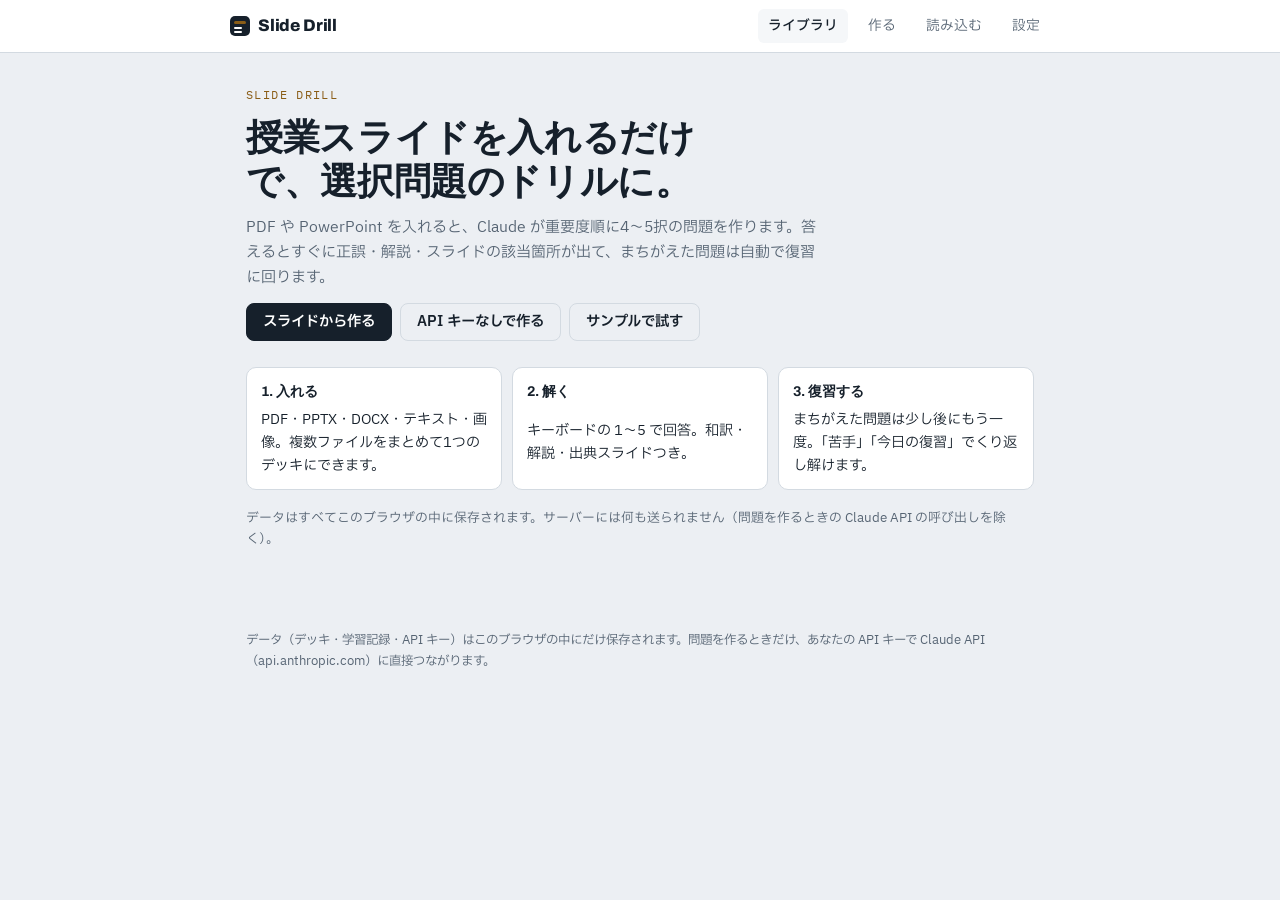
<file: index.html>
<!doctype html>
<html lang="ja">
<head>
<meta charset="utf-8">
<meta name="viewport" content="width=device-width, initial-scale=1, viewport-fit=cover">
<title>Slide Drill</title>
<meta name="description" content="授業スライド（PDF・PowerPoint）から、Claude が4〜5択の選択問題を作るドリル。まちがえた問題は自動で復習に回ります。データはブラウザの中だけに保存されます。">
<link rel="icon" href="data:image/svg+xml,%3Csvg xmlns='http://www.w3.org/2000/svg' viewBox='0 0 32 32'%3E%3Crect width='32' height='32' rx='7' fill='%2316202b'/%3E%3Crect x='7' y='8' width='18' height='4' rx='2' fill='%23d9a648'/%3E%3Crect x='7' y='15' width='12' height='3' rx='1.5' fill='%23fff'/%3E%3Crect x='7' y='21' width='15' height='3' rx='1.5' fill='%23fff'/%3E%3C/svg%3E">
<link rel="preconnect" href="https://fonts.googleapis.com">
<link rel="preconnect" href="https://fonts.gstatic.com" crossorigin>
<link rel="stylesheet" href="https://fonts.googleapis.com/css2?family=Archivo:wght@600;800&family=IBM+Plex+Mono:wght@400;500&family=IBM+Plex+Sans+JP:wght@400;500;700&display=swap">
<style>
/* Layout: one study column under a slim top bar. Library cards → deck page (tiles, filters) → question card. */
:root{
  --bg:#eceff3; --surface:#ffffff; --sunk:#f5f7f9; --ink:#16202b; --muted:#566473; --line:#d3dae1;
  --brass:#8a5d17; --on-brass:#ffffff; --ok:#1d7448; --ok-soft:#e1f1e8; --bad:#ad2a22; --bad-soft:#fae5e2;
  --warn:#9a4d00; --warn-soft:#fbeedd; --due:#1f5f8b; --due-soft:#e2eef7;
  --f-display:"Archivo","Helvetica Neue",Arial,sans-serif;
  --f-body:"IBM Plex Sans JP","Hiragino Sans","Hiragino Kaku Gothic ProN","Yu Gothic",system-ui,sans-serif;
  --f-mono:"IBM Plex Mono",ui-monospace,Menlo,Consolas,monospace;
  color-scheme:light;
}
@media (prefers-color-scheme: dark){
  :root{
    --bg:#0f151b; --surface:#17202a; --sunk:#121a22; --ink:#e4eaf0; --muted:#97a6b4; --line:#2b3844;
    --brass:#d9a648; --on-brass:#1b1307; --ok:#5cc792; --ok-soft:#15301f; --bad:#f08a80; --bad-soft:#3a1d1a;
    --warn:#f0a75a; --warn-soft:#38270f; --due:#7cb8e6; --due-soft:#142a3b;
    color-scheme:dark;
  }
}
*{box-sizing:border-box}
html{-webkit-text-size-adjust:100%}
body{margin:0; background:var(--bg); color:var(--ink); font-family:var(--f-body); font-size:15px; line-height:1.65; -webkit-font-smoothing:antialiased}
a{color:inherit}
[hidden]{display:none !important}
img{max-width:100%}

.topbar{position:sticky; top:0; z-index:5; background:var(--surface); border-bottom:1px solid var(--line);
  padding-top:env(safe-area-inset-top, 0px); padding-left:max(16px, env(safe-area-inset-left, 0px)); padding-right:max(16px, env(safe-area-inset-right, 0px))}
.topbar-in{max-width:820px; margin:0 auto; display:flex; align-items:center; justify-content:space-between; gap:12px; min-height:52px; flex-wrap:wrap}
.brand{display:flex; align-items:center; gap:8px; text-decoration:none; font-family:var(--f-display); font-weight:800; font-size:1.05rem; letter-spacing:-.01em}
.brand i{width:20px; height:20px; border-radius:5px; background:var(--ink); position:relative; display:inline-block}
.brand i::before{content:""; position:absolute; left:4px; right:4px; top:5px; height:3px; border-radius:2px; background:var(--brass)}
.brand i::after{content:""; position:absolute; left:4px; right:8px; top:11px; height:2px; border-radius:1px; background:var(--surface); box-shadow:0 4px 0 var(--surface)}
.nav{display:flex; gap:2px; flex-wrap:wrap}
.nav a{text-decoration:none; font-size:.86rem; padding:6px 10px; border-radius:6px; color:var(--muted)}
.nav a:hover{color:var(--ink); background:var(--sunk)}
.nav a[aria-current="page"]{color:var(--ink); background:var(--sunk); font-weight:500}

main{max-width:820px; margin:0 auto; display:grid; gap:18px; padding-block:24px 80px;
  padding-left:max(16px, env(safe-area-inset-left, 0px)); padding-right:max(16px, env(safe-area-inset-right, 0px))}
h1{font-family:var(--f-display); font-weight:800; font-size:clamp(1.45rem, 4vw, 1.9rem); line-height:1.2; margin:0; letter-spacing:-.01em; text-wrap:balance}
h2{font-family:var(--f-display); font-weight:800; font-size:1.02rem; margin:0}
p{margin:0}
.eyebrow{font-family:var(--f-mono); font-size:.72rem; letter-spacing:.12em; text-transform:uppercase; color:var(--brass)}
.lede{color:var(--muted); max-width:64ch}
.hint{font-size:.8rem; color:var(--muted)}
.muted{color:var(--muted)}
code{font-family:var(--f-mono); font-size:.85em; background:var(--sunk); border:1px solid var(--line); border-radius:4px; padding:0 4px}
.page-head{display:grid; gap:6px}
.row-between{display:flex; justify-content:space-between; align-items:center; flex-wrap:wrap; gap:12px}
.crumb{font-size:.85rem; color:var(--muted)}
.crumb a{text-decoration:none}
.crumb a:hover{text-decoration:underline}

.hero{display:grid; gap:12px; padding-block:8px}
.hero h1{font-size:clamp(1.6rem, 5vw, 2.3rem)}
.steps{display:grid; grid-template-columns:repeat(3, minmax(0, 1fr)); gap:10px}
.steps div{background:var(--surface); border:1px solid var(--line); border-radius:10px; padding:12px 14px; display:grid; gap:4px; font-size:.88rem}
.steps b{font-family:var(--f-display)}
@media (max-width:640px){ .steps{grid-template-columns:1fr} }

.panel{background:var(--surface); border:1px solid var(--line); border-radius:10px; padding:16px; display:grid; gap:12px; min-width:0}
.panel.notice{border-color:var(--brass)}
.form{gap:14px}
.field{display:grid; gap:6px}
.field > span:first-child{font-size:.8rem; color:var(--muted); font-weight:500}
input[type=text], input[type=password], select, textarea{font:inherit; color:var(--ink); background:var(--sunk); border:1px solid var(--line); border-radius:8px; padding:9px 11px; width:100%; min-width:0}
textarea.mono{font-family:var(--f-mono); font-size:.8rem; line-height:1.5}
input:focus-visible, select:focus-visible, textarea:focus-visible{outline:2px solid var(--brass); outline-offset:1px}
.key-row{display:flex; gap:8px}
.status{font-size:.85rem; min-height:1.4em}
.ok-t{color:var(--ok)} .bad-t{color:var(--bad)} .warn-t{color:var(--warn)}

.row{display:grid; grid-template-columns:64px 1fr; gap:10px; align-items:start}
.row-label{font-size:.78rem; color:var(--muted); padding-top:5px; font-weight:500}
@media (max-width:520px){ .row{grid-template-columns:1fr; gap:4px} .row-label{padding-top:0} }
.chips{display:flex; flex-wrap:wrap; gap:6px; min-width:0}
.chip{font:inherit; font-size:.82rem; line-height:1.3; padding:5px 11px; border-radius:999px; border:1px solid var(--line); background:var(--sunk); color:var(--ink); cursor:pointer; max-width:100%; overflow-wrap:anywhere; text-align:left}
.chip .n{font-family:var(--f-mono); font-size:.72rem; color:var(--muted); margin-left:5px}
.chip[aria-pressed="true"]{background:var(--ink); border-color:var(--ink); color:var(--surface)}
.chip[aria-pressed="true"] .n{color:inherit; opacity:.7}
.chip:disabled{opacity:.45; cursor:not-allowed}

.btn{display:inline-flex; align-items:center; justify-content:center; gap:6px; font:inherit; font-weight:600; font-size:.9rem; padding:9px 16px; border-radius:8px; border:1px solid var(--ink); background:var(--ink); color:var(--surface); cursor:pointer; text-decoration:none; line-height:1.3}
.btn.big{padding:11px 22px; font-size:.95rem}
.btn.ghost{background:transparent; color:var(--ink); border-color:var(--line)}
.btn.ghost:hover{border-color:var(--ink)}
.btn.danger{color:var(--bad)}
.btn.armed{background:var(--bad); border-color:var(--bad); color:var(--surface)}
.btn:disabled{opacity:.4; cursor:not-allowed}
.link{font:inherit; font-size:.8rem; background:none; border:none; padding:0; color:var(--muted); text-decoration:underline; cursor:pointer; justify-self:start}
.row-btns{display:flex; flex-wrap:wrap; gap:8px; align-items:center}
.actions{display:flex; flex-wrap:wrap; gap:8px; justify-content:flex-end}
.btn:focus-visible, .chip:focus-visible, .opt:focus-visible, .link:focus-visible, .deck-card:focus-visible, .drop:focus-within{outline:2px solid var(--brass); outline-offset:2px}

.drop{display:grid; gap:4px; place-items:center; text-align:center; padding:28px 16px; border:2px dashed var(--line); border-radius:10px; background:var(--sunk); cursor:pointer}
.drop.over{border-color:var(--brass); background:var(--surface)}
.drop input{position:absolute; width:1px; height:1px; opacity:0}
.drop span{font-size:.85rem; color:var(--muted)}
.file-list{list-style:none; margin:0; padding:0; display:grid; gap:6px}
.file-list li{display:grid; grid-template-columns:1fr auto auto; gap:10px; align-items:center; font-size:.88rem; padding:6px 10px; border:1px solid var(--line); border-radius:8px}
.fname{min-width:0; overflow-wrap:anywhere}
.fsize{font-family:var(--f-mono); font-size:.75rem; color:var(--muted)}
.file-btn{position:relative; justify-self:start}
.file-btn input{position:absolute; inset:0; opacity:0; cursor:pointer}
.howto{margin:0; padding-left:1.3em; display:grid; gap:4px}
.fail-list{margin:0; padding-left:1.2em; display:grid; gap:6px; font-size:.88rem}

.gen{gap:10px}
.gen-now{font-weight:600}
.gen-stats{font-size:.85rem; color:var(--muted); font-variant-numeric:tabular-nums}

.deck-list{list-style:none; margin:0; padding:0; display:grid; gap:10px}
.deck-card{display:grid; gap:6px; text-decoration:none; background:var(--surface); border:1px solid var(--line); border-radius:10px; padding:14px 16px}
.deck-card:hover{border-color:var(--brass)}
.deck-title{font-family:var(--f-display); font-weight:800; font-size:1.05rem}
.deck-meta{font-size:.82rem; color:var(--muted); overflow-wrap:anywhere}
.deck-chips{display:flex; flex-wrap:wrap; gap:6px}
.pill{font-size:.74rem; padding:2px 9px; border-radius:999px; border:1px solid var(--line); color:var(--ink); white-space:nowrap}
.pill.warn{background:var(--warn-soft); border-color:transparent; color:var(--warn); font-weight:600}
.pill.due{background:var(--due-soft); border-color:transparent; color:var(--due); font-weight:600}
.pill.muted{color:var(--muted)}

.tiles{display:grid; grid-template-columns:repeat(4, minmax(0, 1fr)); gap:10px}
.tile{background:var(--surface); border:1px solid var(--line); border-radius:10px; padding:12px 14px; display:grid; gap:2px}
.tile-n{font-family:var(--f-display); font-weight:800; font-size:1.6rem; line-height:1.1; font-variant-numeric:tabular-nums}
.tile-l{font-size:.78rem; color:var(--muted)}
.tile.warn .tile-n{color:var(--warn)}
.tile.due .tile-n{color:var(--due)}
@media (max-width:520px){ .tiles{grid-template-columns:repeat(2, minmax(0, 1fr))} }

.qlist summary{display:flex; flex-wrap:wrap; align-items:baseline; gap:10px; cursor:pointer; list-style:none}
.qlist summary::-webkit-details-marker{display:none}
.qlist summary h2::before{content:"▸ "; color:var(--muted)}
.qlist[open] summary h2::before{content:"▾ "}
.qlist ol{margin:0; padding-left:1.4em; display:grid; gap:10px}
.qlist li{display:grid; gap:2px; font-size:.86rem; min-width:0}
.qlist li.is-hidden{opacity:.5}
.ql-q{font-weight:500; overflow-wrap:anywhere}
.ql-a{color:var(--ok)}
.ql-m{font-size:.76rem; color:var(--muted); display:flex; flex-wrap:wrap; gap:6px; align-items:center}

.progress{display:grid; gap:8px}
.progress-line{display:flex; justify-content:space-between; flex-wrap:wrap; gap:4px 16px; font-size:.85rem; color:var(--muted); font-variant-numeric:tabular-nums}
.progress-line b{color:var(--ink); font-weight:600}
.bar{display:block; height:6px; background:var(--line); border-radius:3px; overflow:hidden}
.bar > i{display:block; height:100%; width:0; background:var(--brass); transition:width .25s}

.card{background:var(--surface); border:1px solid var(--line); border-radius:12px; padding:20px 20px 18px; display:grid; gap:16px; min-width:0}
.meta{display:flex; flex-wrap:wrap; align-items:center; gap:8px}
.keytag{display:inline-flex; align-items:center; gap:7px; font-family:var(--f-mono); font-size:.78rem; font-weight:500; padding:3px 12px 3px 8px; border-radius:3px 14px 14px 3px; background:var(--brass); color:var(--on-brass); font-variant-numeric:tabular-nums}
.keytag::before{content:""; width:7px; height:7px; border-radius:50%; background:var(--surface)}
.pri{font-size:.72rem; padding:2px 8px; border-radius:4px; font-weight:600; border:1px solid transparent; white-space:nowrap}
.pri.p3{background:var(--ink); color:var(--surface)}
.pri.p2{border-color:var(--ink); color:var(--ink)}
.pri.p1{border-color:var(--line); color:var(--muted)}
.where{font-size:.78rem; color:var(--muted); overflow-wrap:anywhere}
.q{font-family:var(--f-display); font-weight:600; font-size:1.16rem; line-height:1.5; text-wrap:pretty; overflow-wrap:anywhere}
.ja{margin-top:-8px; color:var(--muted); font-size:.9rem}
.opts{display:grid; gap:8px; list-style:none; margin:0; padding:0}
.opt{width:100%; display:grid; grid-template-columns:26px 1fr auto; gap:12px; align-items:start; text-align:left; font:inherit; font-size:.96rem; line-height:1.5; color:var(--ink); background:var(--sunk); border:1px solid var(--line); border-radius:8px; padding:11px 14px; cursor:pointer; transition:border-color .12s, background-color .12s}
.opt-t{min-width:0; overflow-wrap:anywhere}
.opt:hover:not(:disabled){border-color:var(--brass)}
.opt:disabled{cursor:default}
.opt .k{font-family:var(--f-mono); font-size:.78rem; width:26px; height:26px; display:grid; place-items:center; border:1px solid var(--line); border-radius:5px; background:var(--surface); color:var(--muted)}
.opt .mark{font-size:.74rem; font-weight:700; align-self:center; white-space:nowrap}
.opt.is-correct{background:var(--ok-soft); border-color:var(--ok)}
.opt.is-correct .k{background:var(--ok); border-color:var(--ok); color:var(--surface)}
.opt.is-correct .mark{color:var(--ok)}
.opt.is-wrong{background:var(--bad-soft); border-color:var(--bad)}
.opt.is-wrong .k{background:var(--bad); border-color:var(--bad); color:var(--surface)}
.opt.is-wrong .mark{color:var(--bad)}
.opt.is-dim{opacity:.55}
.fb{display:grid; gap:12px; border-top:1px dashed var(--line); padding-top:14px}
.verdict{font-family:var(--f-display); font-weight:800; font-size:1.08rem; display:flex; flex-wrap:wrap; gap:4px 12px; align-items:baseline}
.verdict.ok{color:var(--ok)}
.verdict.ng{color:var(--bad)}
.verdict-sub{font-family:var(--f-body); font-weight:500; font-size:.8rem; color:var(--warn)}
.src{background:var(--sunk); border:1px solid var(--line); border-radius:8px; padding:10px 12px; display:grid; gap:5px; font-size:.86rem; min-width:0}
.src-head{font-family:var(--f-mono); font-size:.7rem; letter-spacing:.1em; text-transform:uppercase; color:var(--brass)}
.src-loc{font-weight:600; overflow-wrap:anywhere}
.src-quote{font-family:var(--f-mono); font-size:.8rem; padding-top:6px; border-top:1px solid var(--line); overflow-wrap:anywhere}
.nav{display:flex; flex-wrap:wrap; gap:10px; align-items:center; justify-content:space-between}
.keys{text-align:center}
kbd{font-family:var(--f-mono); font-size:.72rem; border:1px solid var(--line); border-bottom-width:2px; border-radius:4px; padding:0 5px; background:var(--surface); color:var(--ink)}

.score{display:flex; align-items:baseline; gap:10px; flex-wrap:wrap}
.score-big{font-family:var(--f-display); font-weight:800; font-size:3rem; line-height:1; font-variant-numeric:tabular-nums}
.score-sub{color:var(--muted)}
.tbl-wrap{overflow-x:auto}
table{border-collapse:collapse; width:100%; font-size:.86rem; font-variant-numeric:tabular-nums}
th, td{text-align:left; padding:7px 8px; border-bottom:1px solid var(--line)}
th{font-weight:500; color:var(--muted); font-size:.78rem}
.num{text-align:right}
.wl{display:grid; gap:8px; list-style:none; margin:0; padding:0}
.wl li{border:1px solid var(--line); border-radius:8px; padding:10px 12px; background:var(--sunk); display:grid; gap:3px; font-size:.88rem; min-width:0}
.wl-q{font-weight:600; overflow-wrap:anywhere}
.wl-a{color:var(--ok)}
.wl-s{font-size:.76rem; color:var(--muted)}

.toast{position:fixed; left:50%; transform:translateX(-50%); bottom:calc(18px + env(safe-area-inset-bottom, 0px)); z-index:20; display:flex; gap:12px; align-items:center;
  max-width:calc(100vw - 32px); background:var(--ink); color:var(--surface); border-radius:10px; padding:10px 14px; font-size:.88rem; box-shadow:0 6px 24px rgba(0,0,0,.18)}
.toast-btn{font:inherit; font-weight:600; background:none; border:1px solid currentColor; color:inherit; border-radius:6px; padding:3px 10px; cursor:pointer}
footer{max-width:820px; margin:0 auto; padding:0 max(16px, env(safe-area-inset-right, 0px)) calc(40px + env(safe-area-inset-bottom, 0px)) max(16px, env(safe-area-inset-left, 0px)); font-size:.78rem; color:var(--muted)}
@media (prefers-reduced-motion: reduce){ *{transition:none !important; scroll-behavior:auto !important} }
</style>
</head>
<body>
<header class="topbar">
  <div class="topbar-in">
    <a class="brand" href="#/"><i aria-hidden="true"></i>Slide Drill</a>
    <nav class="nav" aria-label="メニュー">
      <a href="#/" data-route="library">ライブラリ</a>
      <a href="#/new" data-route="new">作る</a>
      <a href="#/import" data-route="import">読み込む</a>
      <a href="#/settings" data-route="settings">設定</a>
    </nav>
  </div>
</header>
<main id="view"><p class="hint">読み込み中…</p></main>
<footer>データ（デッキ・学習記録・API キー）はこのブラウザの中にだけ保存されます。問題を作るときだけ、あなたの API キーで Claude API（api.anthropic.com）に直接つながります。</footer>
<div class="toast" id="toast" role="status" hidden></div>
<noscript><p style="padding:16px">このアプリを使うには JavaScript を有効にしてください。</p></noscript>
<script type="module" src="./app.js"></script>
</body>
</html>
</file>
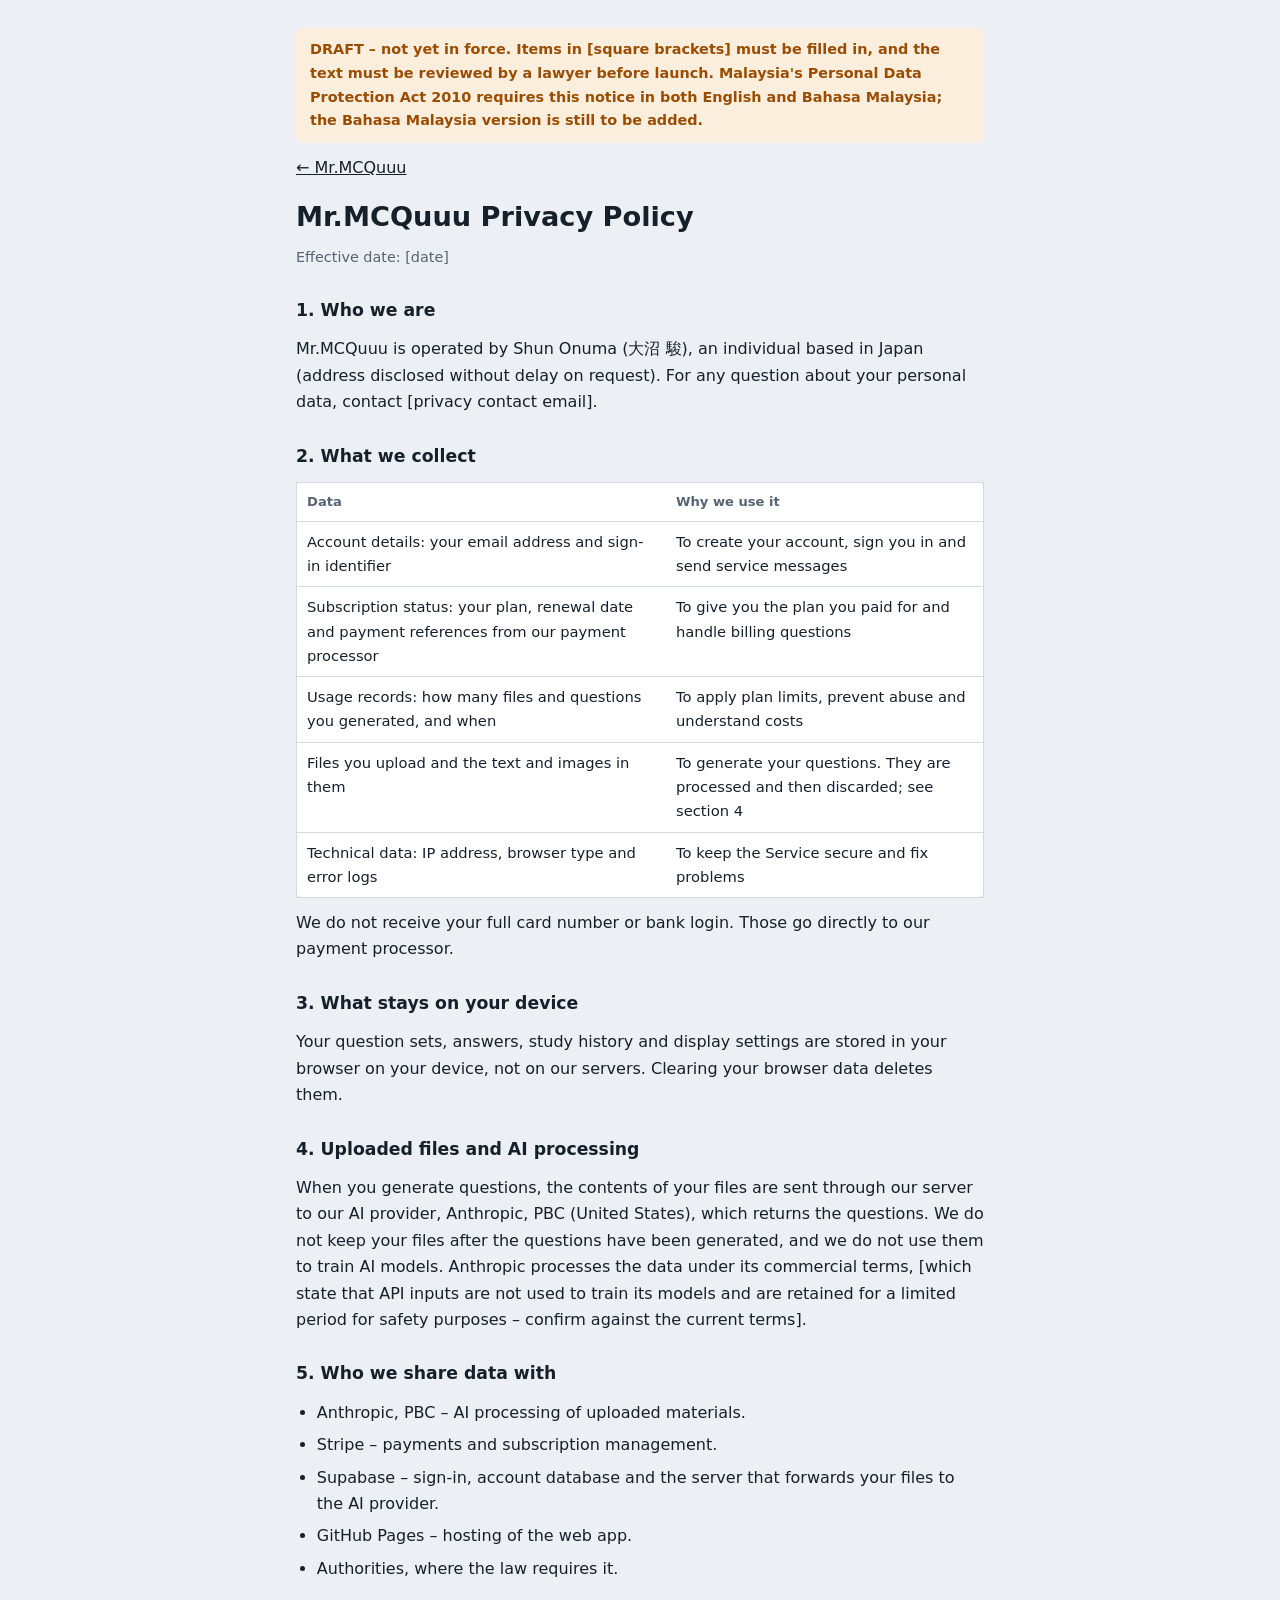
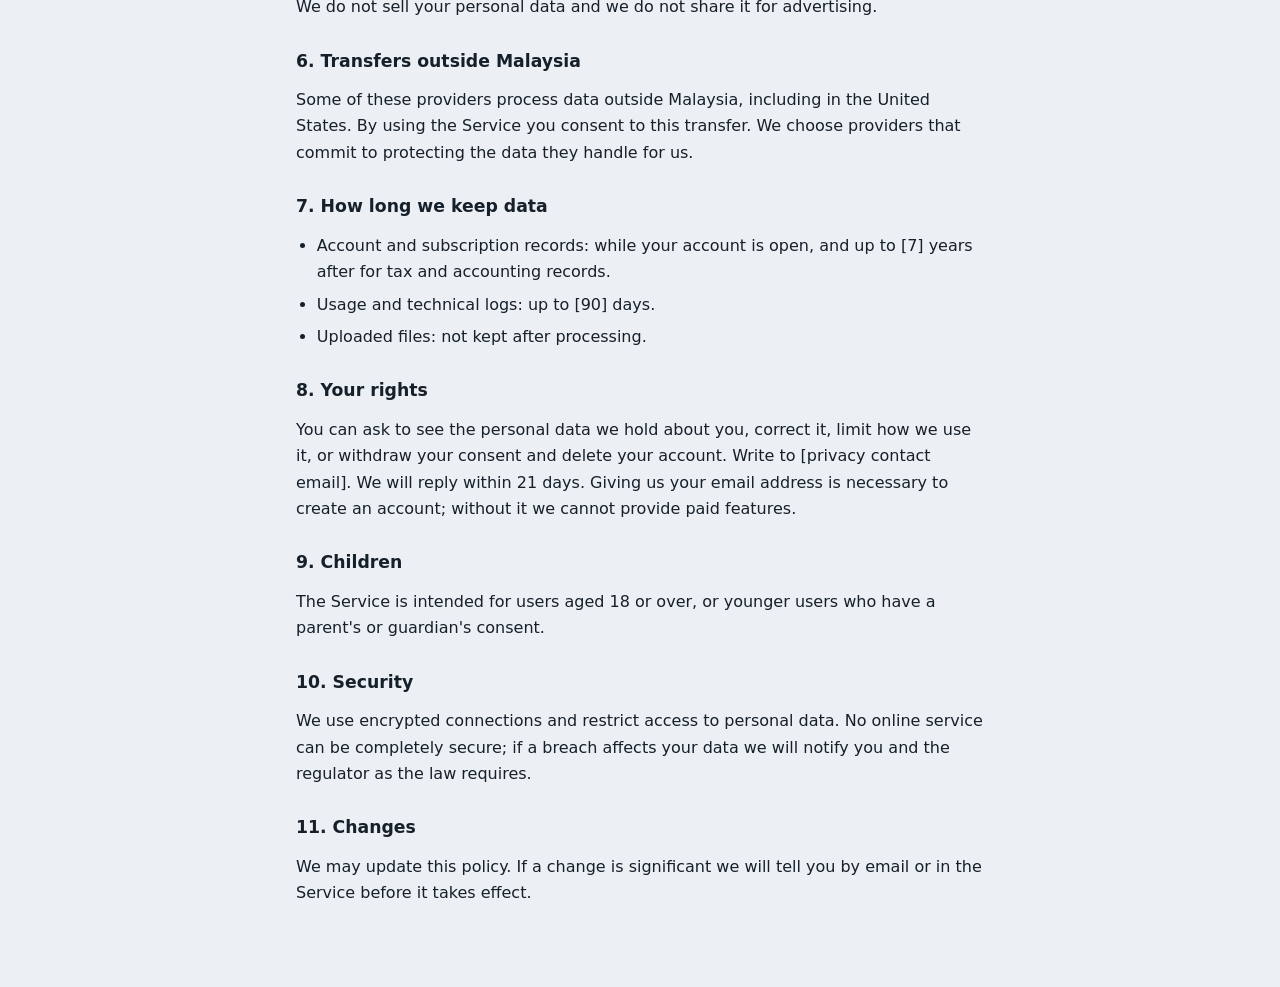
<file: beta/legal/privacy.html>
<!doctype html>
<html lang="en">
<head>
<meta charset="utf-8">
<meta name="viewport" content="width=device-width, initial-scale=1">
<title>Privacy Policy – Mr.MCQuuu</title>
<link rel="stylesheet" href="./legal.css">
</head>
<body>
<main>
<p class="draft">DRAFT – not yet in force. Items in [square brackets] must be filled in, and the text must be reviewed by a lawyer before launch. Malaysia's Personal Data Protection Act 2010 requires this notice in both English and Bahasa Malaysia; the Bahasa Malaysia version is still to be added.</p>
<p><a href="../">← Mr.MCQuuu</a></p>
<h1>Mr.MCQuuu Privacy Policy</h1>
<p class="meta">Effective date: [date]</p>

<h2>1. Who we are</h2>
<p>Mr.MCQuuu is operated by Shun Onuma (大沼 駿), an individual based in Japan (address disclosed without delay on request). For any question about your personal data, contact [privacy contact email].</p>

<h2>2. What we collect</h2>
<table>
<thead><tr><th>Data</th><th>Why we use it</th></tr></thead>
<tbody>
<tr><td>Account details: your email address and sign-in identifier</td><td>To create your account, sign you in and send service messages</td></tr>
<tr><td>Subscription status: your plan, renewal date and payment references from our payment processor</td><td>To give you the plan you paid for and handle billing questions</td></tr>
<tr><td>Usage records: how many files and questions you generated, and when</td><td>To apply plan limits, prevent abuse and understand costs</td></tr>
<tr><td>Files you upload and the text and images in them</td><td>To generate your questions. They are processed and then discarded; see section 4</td></tr>
<tr><td>Technical data: IP address, browser type and error logs</td><td>To keep the Service secure and fix problems</td></tr>
</tbody>
</table>
<p>We do not receive your full card number or bank login. Those go directly to our payment processor.</p>

<h2>3. What stays on your device</h2>
<p>Your question sets, answers, study history and display settings are stored in your browser on your device, not on our servers. Clearing your browser data deletes them.</p>

<h2>4. Uploaded files and AI processing</h2>
<p>When you generate questions, the contents of your files are sent through our server to our AI provider, Anthropic, PBC (United States), which returns the questions. We do not keep your files after the questions have been generated, and we do not use them to train AI models. Anthropic processes the data under its commercial terms, [which state that API inputs are not used to train its models and are retained for a limited period for safety purposes – confirm against the current terms].</p>

<h2>5. Who we share data with</h2>
<ul>
<li>Anthropic, PBC – AI processing of uploaded materials.</li>
<li>Stripe – payments and subscription management.</li>
<li>Supabase – sign-in, account database and the server that forwards your files to the AI provider.</li>
<li>GitHub Pages – hosting of the web app.</li>
<li>Authorities, where the law requires it.</li>
</ul>
<p>We do not sell your personal data and we do not share it for advertising.</p>

<h2>6. Transfers outside Malaysia</h2>
<p>Some of these providers process data outside Malaysia, including in the United States. By using the Service you consent to this transfer. We choose providers that commit to protecting the data they handle for us.</p>

<h2>7. How long we keep data</h2>
<ul>
<li>Account and subscription records: while your account is open, and up to [7] years after for tax and accounting records.</li>
<li>Usage and technical logs: up to [90] days.</li>
<li>Uploaded files: not kept after processing.</li>
</ul>

<h2>8. Your rights</h2>
<p>You can ask to see the personal data we hold about you, correct it, limit how we use it, or withdraw your consent and delete your account. Write to [privacy contact email]. We will reply within 21 days. Giving us your email address is necessary to create an account; without it we cannot provide paid features.</p>

<h2>9. Children</h2>
<p>The Service is intended for users aged 18 or over, or younger users who have a parent's or guardian's consent.</p>

<h2>10. Security</h2>
<p>We use encrypted connections and restrict access to personal data. No online service can be completely secure; if a breach affects your data we will notify you and the regulator as the law requires.</p>

<h2>11. Changes</h2>
<p>We may update this policy. If a change is significant we will tell you by email or in the Service before it takes effect.</p>
</main>
</body>
</html>
</file>
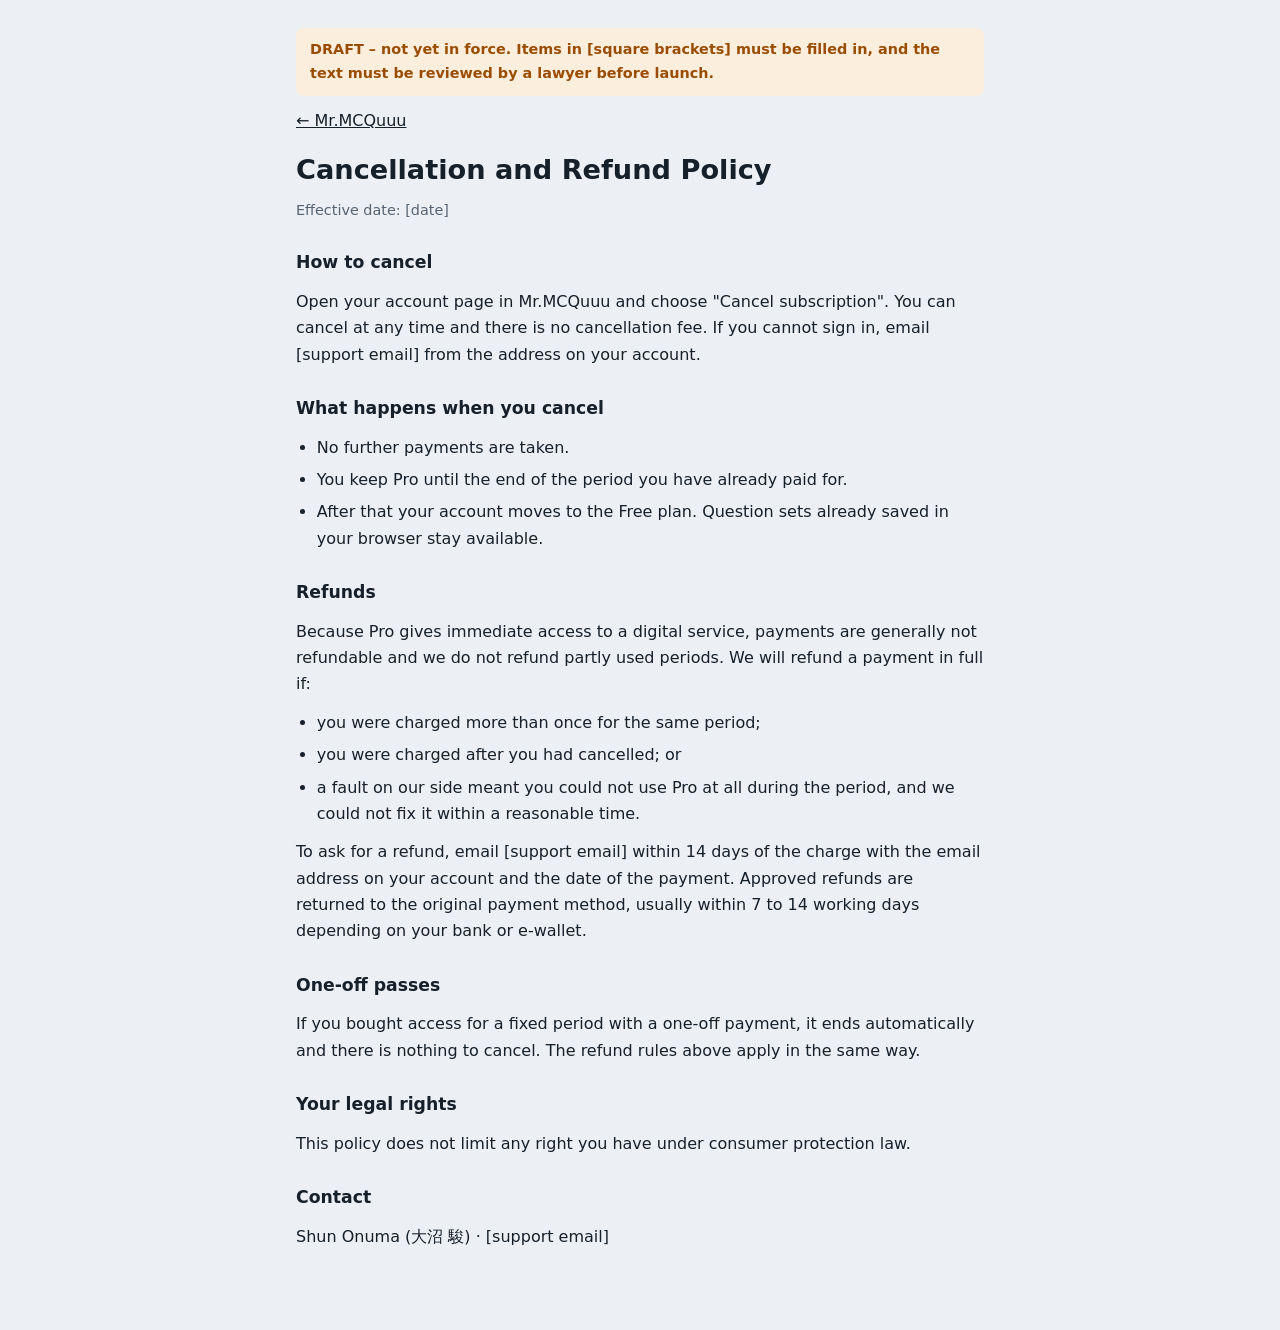
<file: beta/legal/refund.html>
<!doctype html>
<html lang="en">
<head>
<meta charset="utf-8">
<meta name="viewport" content="width=device-width, initial-scale=1">
<title>Cancellation and Refund Policy – Mr.MCQuuu</title>
<link rel="stylesheet" href="./legal.css">
</head>
<body>
<main>
<p class="draft">DRAFT – not yet in force. Items in [square brackets] must be filled in, and the text must be reviewed by a lawyer before launch.</p>
<p><a href="../">← Mr.MCQuuu</a></p>
<h1>Cancellation and Refund Policy</h1>
<p class="meta">Effective date: [date]</p>

<h2>How to cancel</h2>
<p>Open your account page in Mr.MCQuuu and choose "Cancel subscription". You can cancel at any time and there is no cancellation fee. If you cannot sign in, email [support email] from the address on your account.</p>

<h2>What happens when you cancel</h2>
<ul>
<li>No further payments are taken.</li>
<li>You keep Pro until the end of the period you have already paid for.</li>
<li>After that your account moves to the Free plan. Question sets already saved in your browser stay available.</li>
</ul>

<h2>Refunds</h2>
<p>Because Pro gives immediate access to a digital service, payments are generally not refundable and we do not refund partly used periods. We will refund a payment in full if:</p>
<ul>
<li>you were charged more than once for the same period;</li>
<li>you were charged after you had cancelled; or</li>
<li>a fault on our side meant you could not use Pro at all during the period, and we could not fix it within a reasonable time.</li>
</ul>
<p>To ask for a refund, email [support email] within 14 days of the charge with the email address on your account and the date of the payment. Approved refunds are returned to the original payment method, usually within 7 to 14 working days depending on your bank or e-wallet.</p>

<h2>One-off passes</h2>
<p>If you bought access for a fixed period with a one-off payment, it ends automatically and there is nothing to cancel. The refund rules above apply in the same way.</p>

<h2>Your legal rights</h2>
<p>This policy does not limit any right you have under consumer protection law.</p>

<h2>Contact</h2>
<p>Shun Onuma (大沼 駿) · [support email]</p>
</main>
</body>
</html>
</file>
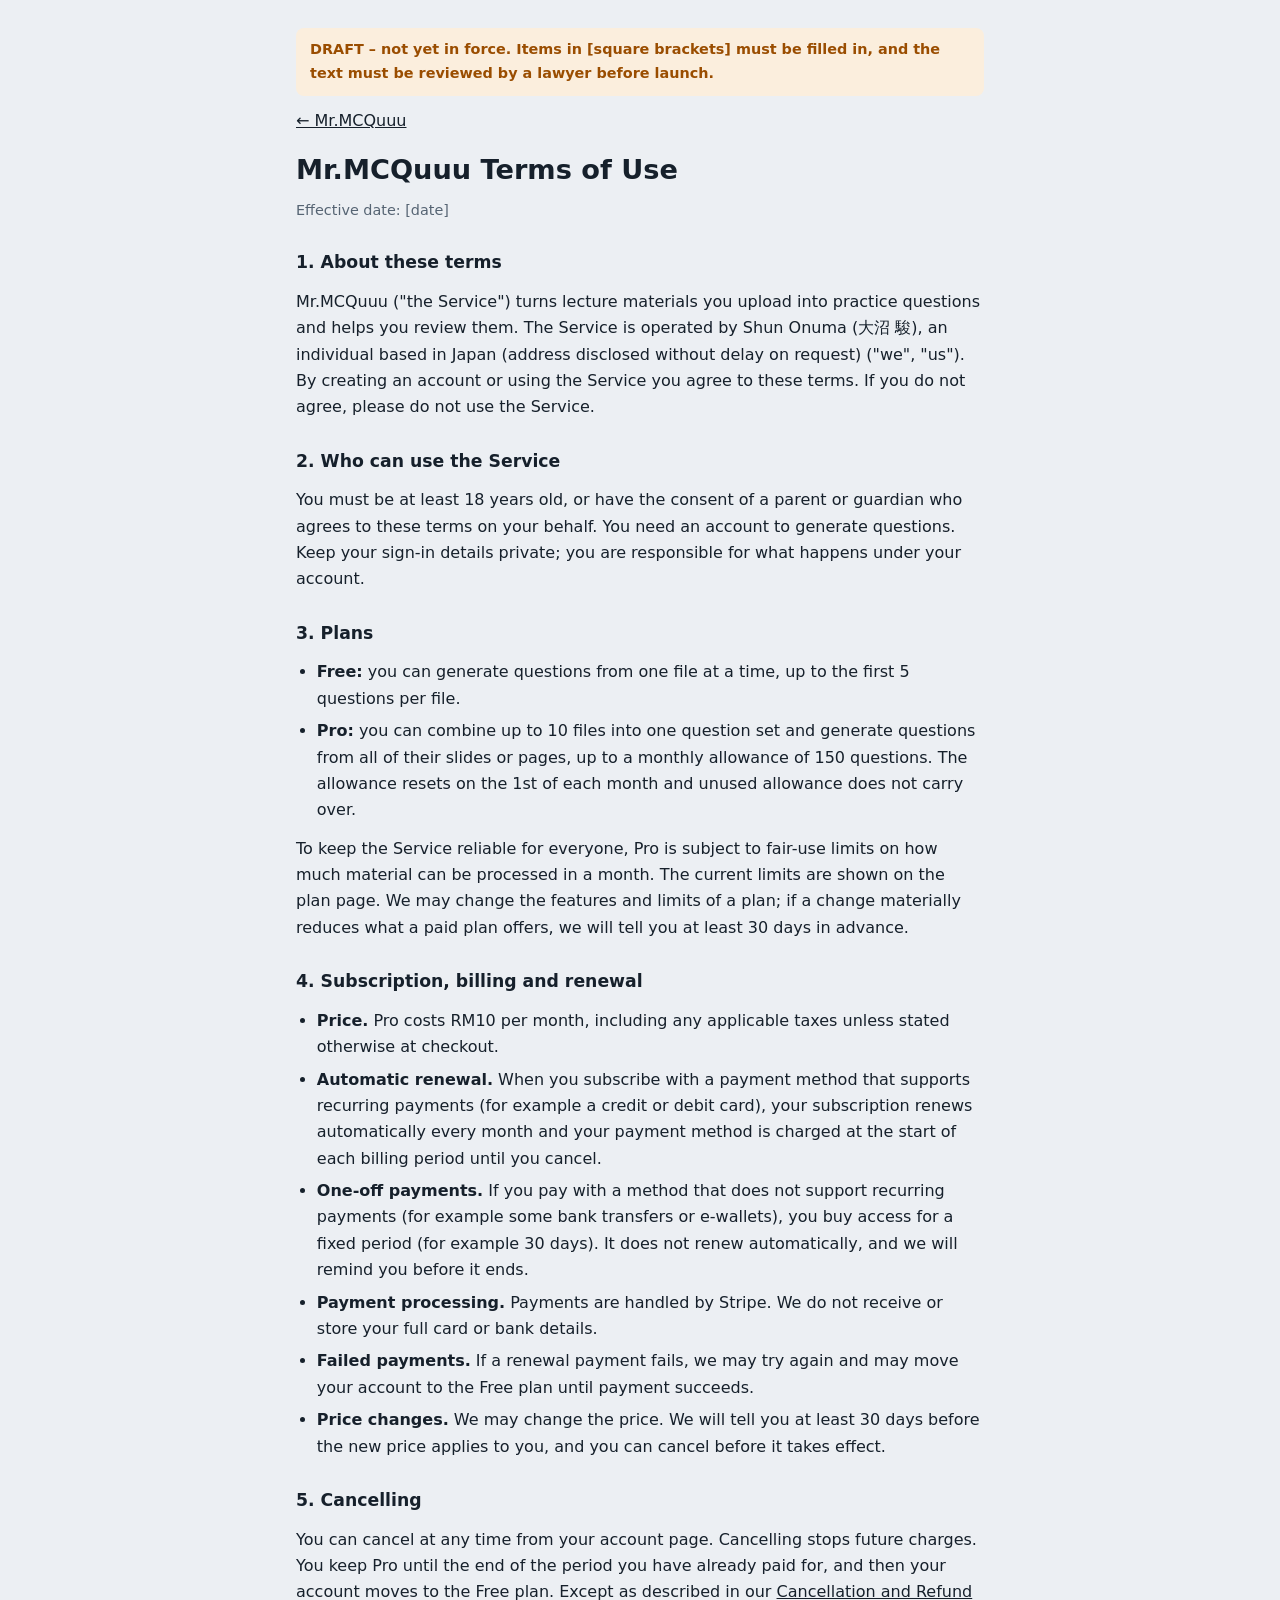
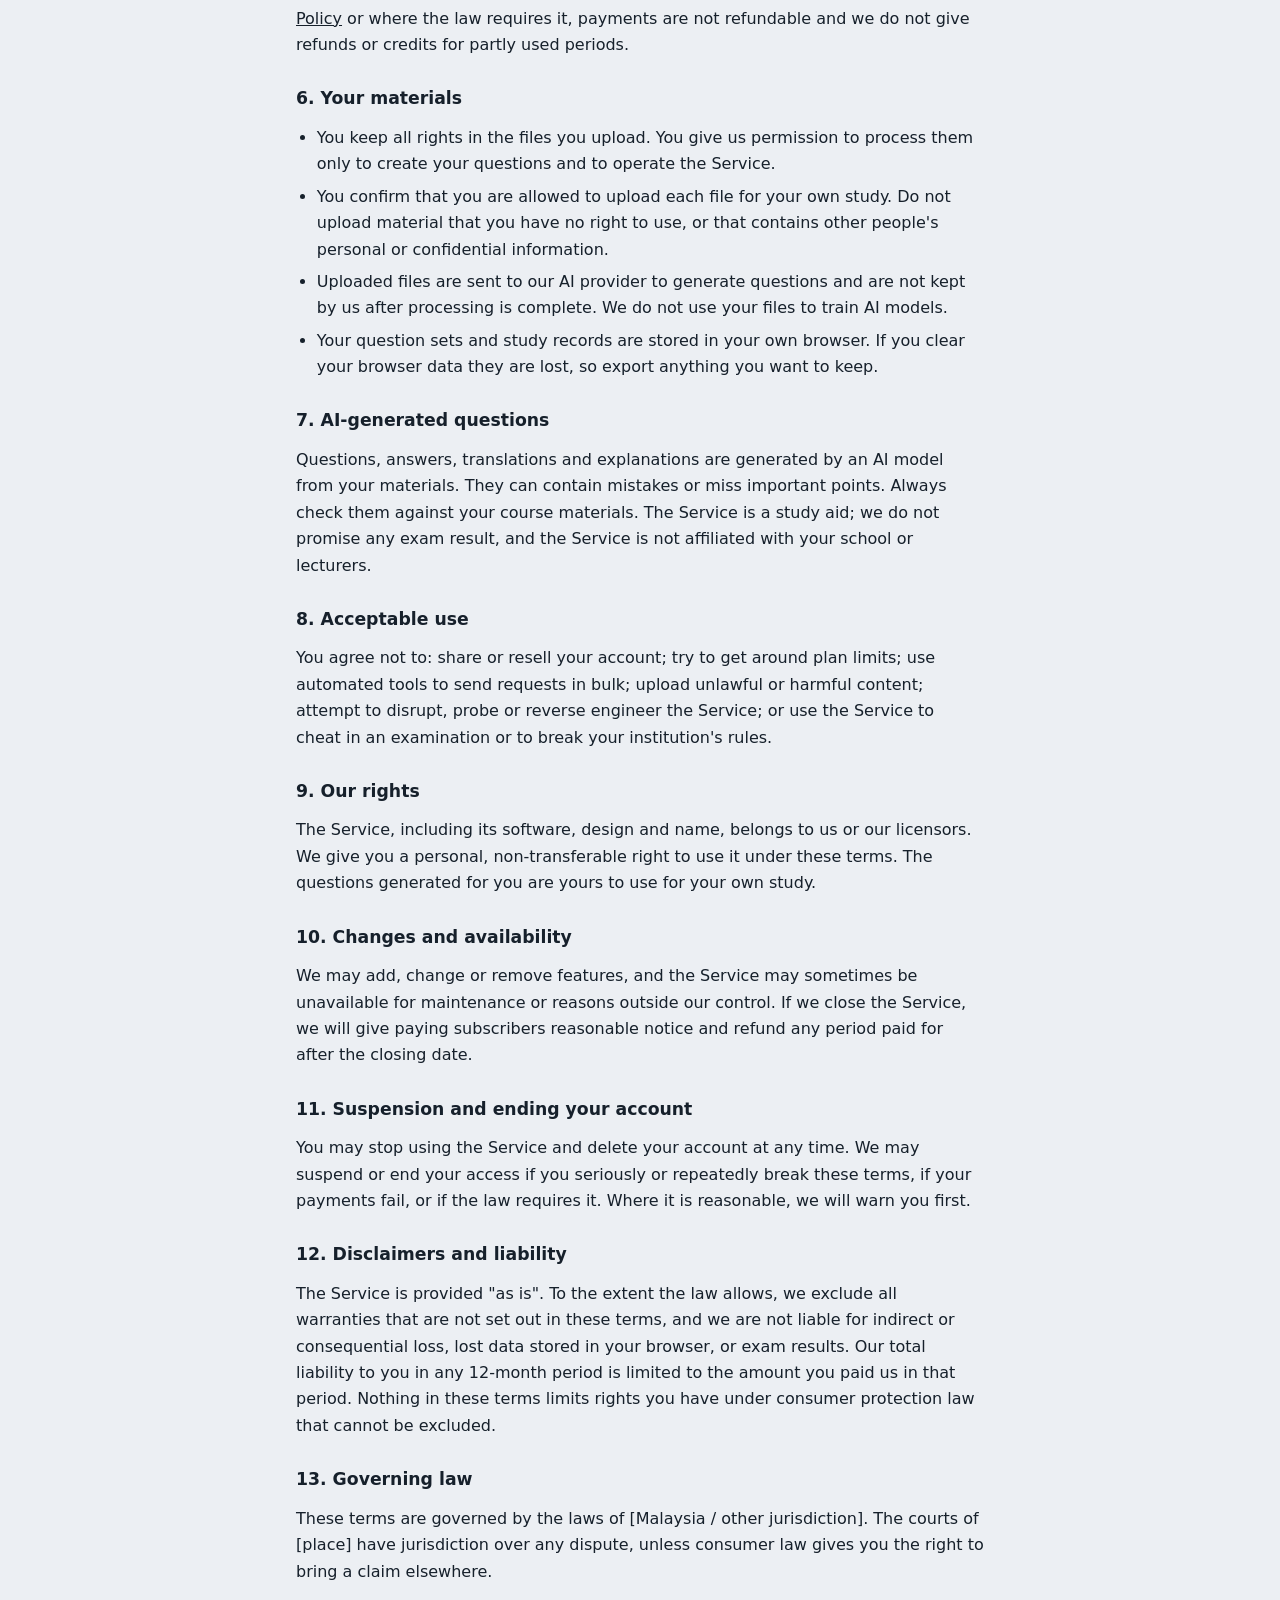
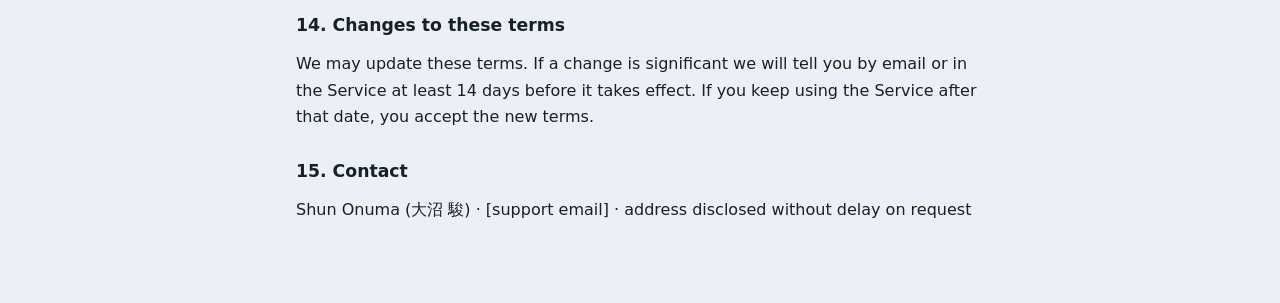
<file: beta/legal/terms.html>
<!doctype html>
<html lang="en">
<head>
<meta charset="utf-8">
<meta name="viewport" content="width=device-width, initial-scale=1">
<title>Terms of Use – Mr.MCQuuu</title>
<link rel="stylesheet" href="./legal.css">
</head>
<body>
<main>
<p class="draft">DRAFT – not yet in force. Items in [square brackets] must be filled in, and the text must be reviewed by a lawyer before launch.</p>
<p><a href="../">← Mr.MCQuuu</a></p>
<h1>Mr.MCQuuu Terms of Use</h1>
<p class="meta">Effective date: [date]</p>

<h2>1. About these terms</h2>
<p>Mr.MCQuuu ("the Service") turns lecture materials you upload into practice questions and helps you review them. The Service is operated by Shun Onuma (大沼 駿), an individual based in Japan (address disclosed without delay on request) ("we", "us"). By creating an account or using the Service you agree to these terms. If you do not agree, please do not use the Service.</p>

<h2>2. Who can use the Service</h2>
<p>You must be at least 18 years old, or have the consent of a parent or guardian who agrees to these terms on your behalf. You need an account to generate questions. Keep your sign-in details private; you are responsible for what happens under your account.</p>

<h2>3. Plans</h2>
<ul>
<li><b>Free:</b> you can generate questions from one file at a time, up to the first 5 questions per file.</li>
<li><b>Pro:</b> you can combine up to 10 files into one question set and generate questions from all of their slides or pages, up to a monthly allowance of 150 questions. The allowance resets on the 1st of each month and unused allowance does not carry over.</li>
</ul>
<p>To keep the Service reliable for everyone, Pro is subject to fair-use limits on how much material can be processed in a month. The current limits are shown on the plan page. We may change the features and limits of a plan; if a change materially reduces what a paid plan offers, we will tell you at least 30 days in advance.</p>

<h2>4. Subscription, billing and renewal</h2>
<ul>
<li><b>Price.</b> Pro costs RM10 per month, including any applicable taxes unless stated otherwise at checkout.</li>
<li><b>Automatic renewal.</b> When you subscribe with a payment method that supports recurring payments (for example a credit or debit card), your subscription renews automatically every month and your payment method is charged at the start of each billing period until you cancel.</li>
<li><b>One-off payments.</b> If you pay with a method that does not support recurring payments (for example some bank transfers or e-wallets), you buy access for a fixed period (for example 30 days). It does not renew automatically, and we will remind you before it ends.</li>
<li><b>Payment processing.</b> Payments are handled by Stripe. We do not receive or store your full card or bank details.</li>
<li><b>Failed payments.</b> If a renewal payment fails, we may try again and may move your account to the Free plan until payment succeeds.</li>
<li><b>Price changes.</b> We may change the price. We will tell you at least 30 days before the new price applies to you, and you can cancel before it takes effect.</li>
</ul>

<h2>5. Cancelling</h2>
<p>You can cancel at any time from your account page. Cancelling stops future charges. You keep Pro until the end of the period you have already paid for, and then your account moves to the Free plan. Except as described in our <a href="./refund.html">Cancellation and Refund Policy</a> or where the law requires it, payments are not refundable and we do not give refunds or credits for partly used periods.</p>

<h2>6. Your materials</h2>
<ul>
<li>You keep all rights in the files you upload. You give us permission to process them only to create your questions and to operate the Service.</li>
<li>You confirm that you are allowed to upload each file for your own study. Do not upload material that you have no right to use, or that contains other people's personal or confidential information.</li>
<li>Uploaded files are sent to our AI provider to generate questions and are not kept by us after processing is complete. We do not use your files to train AI models.</li>
<li>Your question sets and study records are stored in your own browser. If you clear your browser data they are lost, so export anything you want to keep.</li>
</ul>

<h2>7. AI-generated questions</h2>
<p>Questions, answers, translations and explanations are generated by an AI model from your materials. They can contain mistakes or miss important points. Always check them against your course materials. The Service is a study aid; we do not promise any exam result, and the Service is not affiliated with your school or lecturers.</p>

<h2>8. Acceptable use</h2>
<p>You agree not to: share or resell your account; try to get around plan limits; use automated tools to send requests in bulk; upload unlawful or harmful content; attempt to disrupt, probe or reverse engineer the Service; or use the Service to cheat in an examination or to break your institution's rules.</p>

<h2>9. Our rights</h2>
<p>The Service, including its software, design and name, belongs to us or our licensors. We give you a personal, non-transferable right to use it under these terms. The questions generated for you are yours to use for your own study.</p>

<h2>10. Changes and availability</h2>
<p>We may add, change or remove features, and the Service may sometimes be unavailable for maintenance or reasons outside our control. If we close the Service, we will give paying subscribers reasonable notice and refund any period paid for after the closing date.</p>

<h2>11. Suspension and ending your account</h2>
<p>You may stop using the Service and delete your account at any time. We may suspend or end your access if you seriously or repeatedly break these terms, if your payments fail, or if the law requires it. Where it is reasonable, we will warn you first.</p>

<h2>12. Disclaimers and liability</h2>
<p>The Service is provided "as is". To the extent the law allows, we exclude all warranties that are not set out in these terms, and we are not liable for indirect or consequential loss, lost data stored in your browser, or exam results. Our total liability to you in any 12-month period is limited to the amount you paid us in that period. Nothing in these terms limits rights you have under consumer protection law that cannot be excluded.</p>

<h2>13. Governing law</h2>
<p>These terms are governed by the laws of [Malaysia / other jurisdiction]. The courts of [place] have jurisdiction over any dispute, unless consumer law gives you the right to bring a claim elsewhere.</p>

<h2>14. Changes to these terms</h2>
<p>We may update these terms. If a change is significant we will tell you by email or in the Service at least 14 days before it takes effect. If you keep using the Service after that date, you accept the new terms.</p>

<h2>15. Contact</h2>
<p>Shun Onuma (大沼 駿) · [support email] · address disclosed without delay on request</p>
</main>
</body>
</html>
</file>
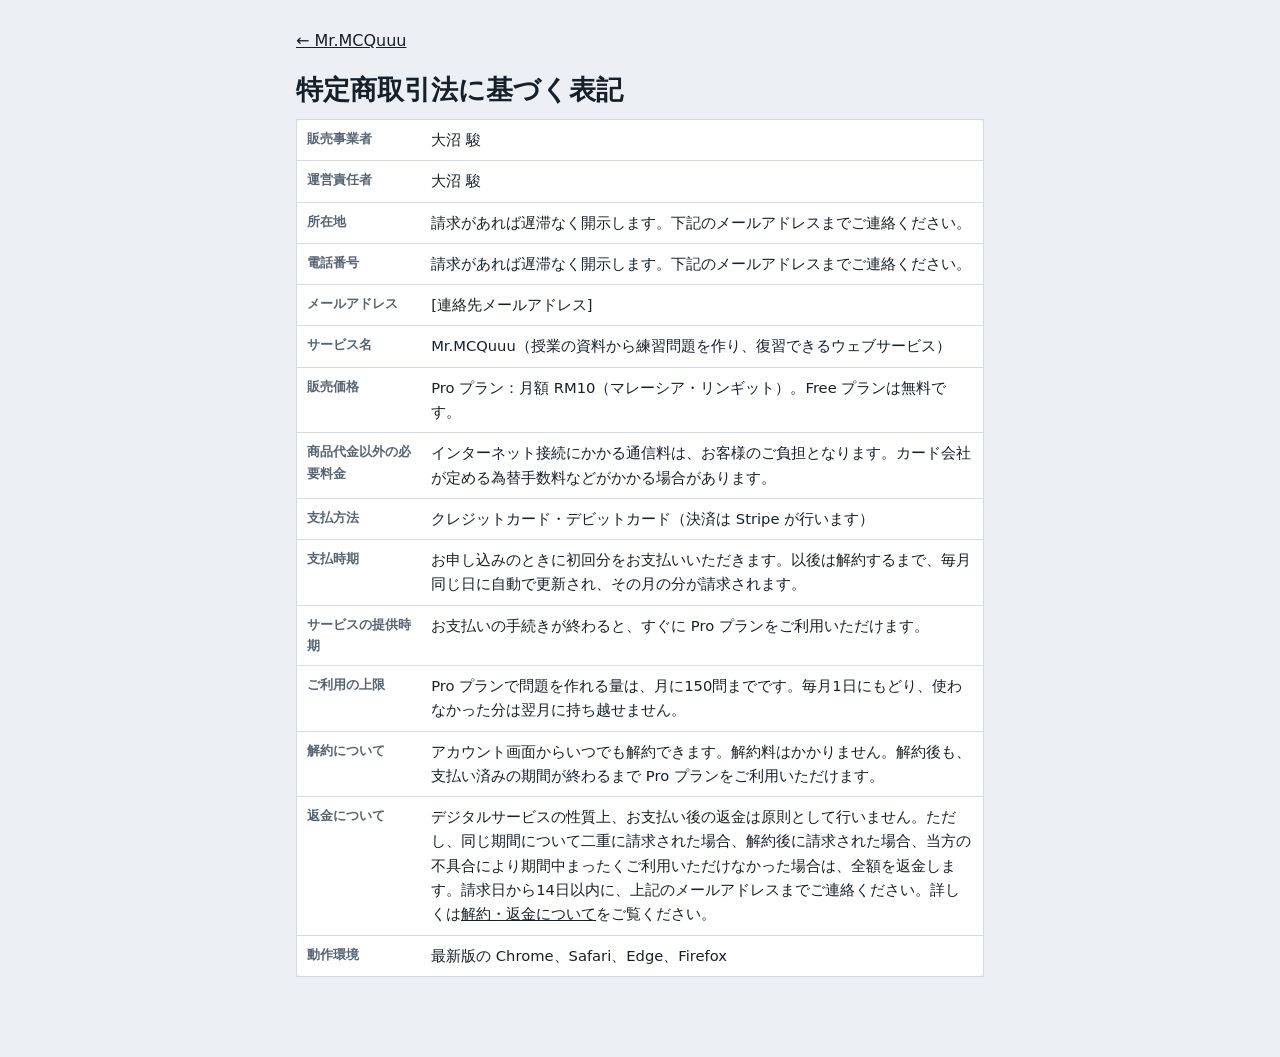
<file: beta/legal/tokushoho.html>
<!doctype html>
<html lang="ja">
<head>
<meta charset="utf-8">
<meta name="viewport" content="width=device-width, initial-scale=1">
<title>特定商取引法に基づく表記 – Mr.MCQuuu</title>
<link rel="stylesheet" href="./legal.css">
<style>th{width:9.5em}</style>
</head>
<body>
<main>
<p><a href="../">← Mr.MCQuuu</a></p>
<h1>特定商取引法に基づく表記</h1>
<table>
<tr><th>販売事業者</th><td>大沼 駿</td></tr>
<tr><th>運営責任者</th><td>大沼 駿</td></tr>
<tr><th>所在地</th><td>請求があれば遅滞なく開示します。下記のメールアドレスまでご連絡ください。</td></tr>
<tr><th>電話番号</th><td>請求があれば遅滞なく開示します。下記のメールアドレスまでご連絡ください。</td></tr>
<tr><th>メールアドレス</th><td>[連絡先メールアドレス]</td></tr>
<tr><th>サービス名</th><td>Mr.MCQuuu（授業の資料から練習問題を作り、復習できるウェブサービス）</td></tr>
<tr><th>販売価格</th><td>Pro プラン：月額 RM10（マレーシア・リンギット）。Free プランは無料です。</td></tr>
<tr><th>商品代金以外の必要料金</th><td>インターネット接続にかかる通信料は、お客様のご負担となります。カード会社が定める為替手数料などがかかる場合があります。</td></tr>
<tr><th>支払方法</th><td>クレジットカード・デビットカード（決済は Stripe が行います）</td></tr>
<tr><th>支払時期</th><td>お申し込みのときに初回分をお支払いいただきます。以後は解約するまで、毎月同じ日に自動で更新され、その月の分が請求されます。</td></tr>
<tr><th>サービスの提供時期</th><td>お支払いの手続きが終わると、すぐに Pro プランをご利用いただけます。</td></tr>
<tr><th>ご利用の上限</th><td>Pro プランで問題を作れる量は、月に150問までです。毎月1日にもどり、使わなかった分は翌月に持ち越せません。</td></tr>
<tr><th>解約について</th><td>アカウント画面からいつでも解約できます。解約料はかかりません。解約後も、支払い済みの期間が終わるまで Pro プランをご利用いただけます。</td></tr>
<tr><th>返金について</th><td>デジタルサービスの性質上、お支払い後の返金は原則として行いません。ただし、同じ期間について二重に請求された場合、解約後に請求された場合、当方の不具合により期間中まったくご利用いただけなかった場合は、全額を返金します。請求日から14日以内に、上記のメールアドレスまでご連絡ください。詳しくは<a href="./refund.html">解約・返金について</a>をご覧ください。</td></tr>
<tr><th>動作環境</th><td>最新版の Chrome、Safari、Edge、Firefox</td></tr>
</table>
</main>
</body>
</html>
</file>
<file: beta/legal/legal.css>
/* Plain reading page for the legal documents. */
:root{ --bg:#eceff3; --surface:#ffffff; --ink:#16202b; --muted:#566473; --line:#d3dae1; --warn:#9a4d00; --warn-soft:#fbeedd; color-scheme:light; }
@media (prefers-color-scheme: dark){
  :root{ --bg:#0f151b; --surface:#17202a; --ink:#e4eaf0; --muted:#97a6b4; --line:#2b3844; --warn:#f0a75a; --warn-soft:#38270f; color-scheme:dark; }
}
*{box-sizing:border-box}
body{margin:0; background:var(--bg); color:var(--ink); font-family:system-ui, -apple-system, "Segoe UI", Roboto, sans-serif; font-size:16px; line-height:1.65}
main{max-width:720px; margin:0 auto; padding:28px max(16px, env(safe-area-inset-right, 0px)) 80px max(16px, env(safe-area-inset-left, 0px)); display:grid; gap:12px}
h1{font-size:1.7rem; line-height:1.2; margin:8px 0 0}
h2{font-size:1.08rem; margin:14px 0 0}
p, ul{margin:0}
ul{padding-left:1.3em; display:grid; gap:6px}
a{color:inherit}
.meta{color:var(--muted); font-size:.9rem}
.draft{background:var(--warn-soft); color:var(--warn); border-radius:8px; padding:10px 14px; font-size:.9rem; font-weight:600}
table{border-collapse:collapse; width:100%; font-size:.92rem; background:var(--surface); border:1px solid var(--line); border-radius:8px}
th, td{text-align:left; vertical-align:top; padding:8px 10px; border-bottom:1px solid var(--line)}
th{color:var(--muted); font-weight:600; font-size:.82rem}
</file>
